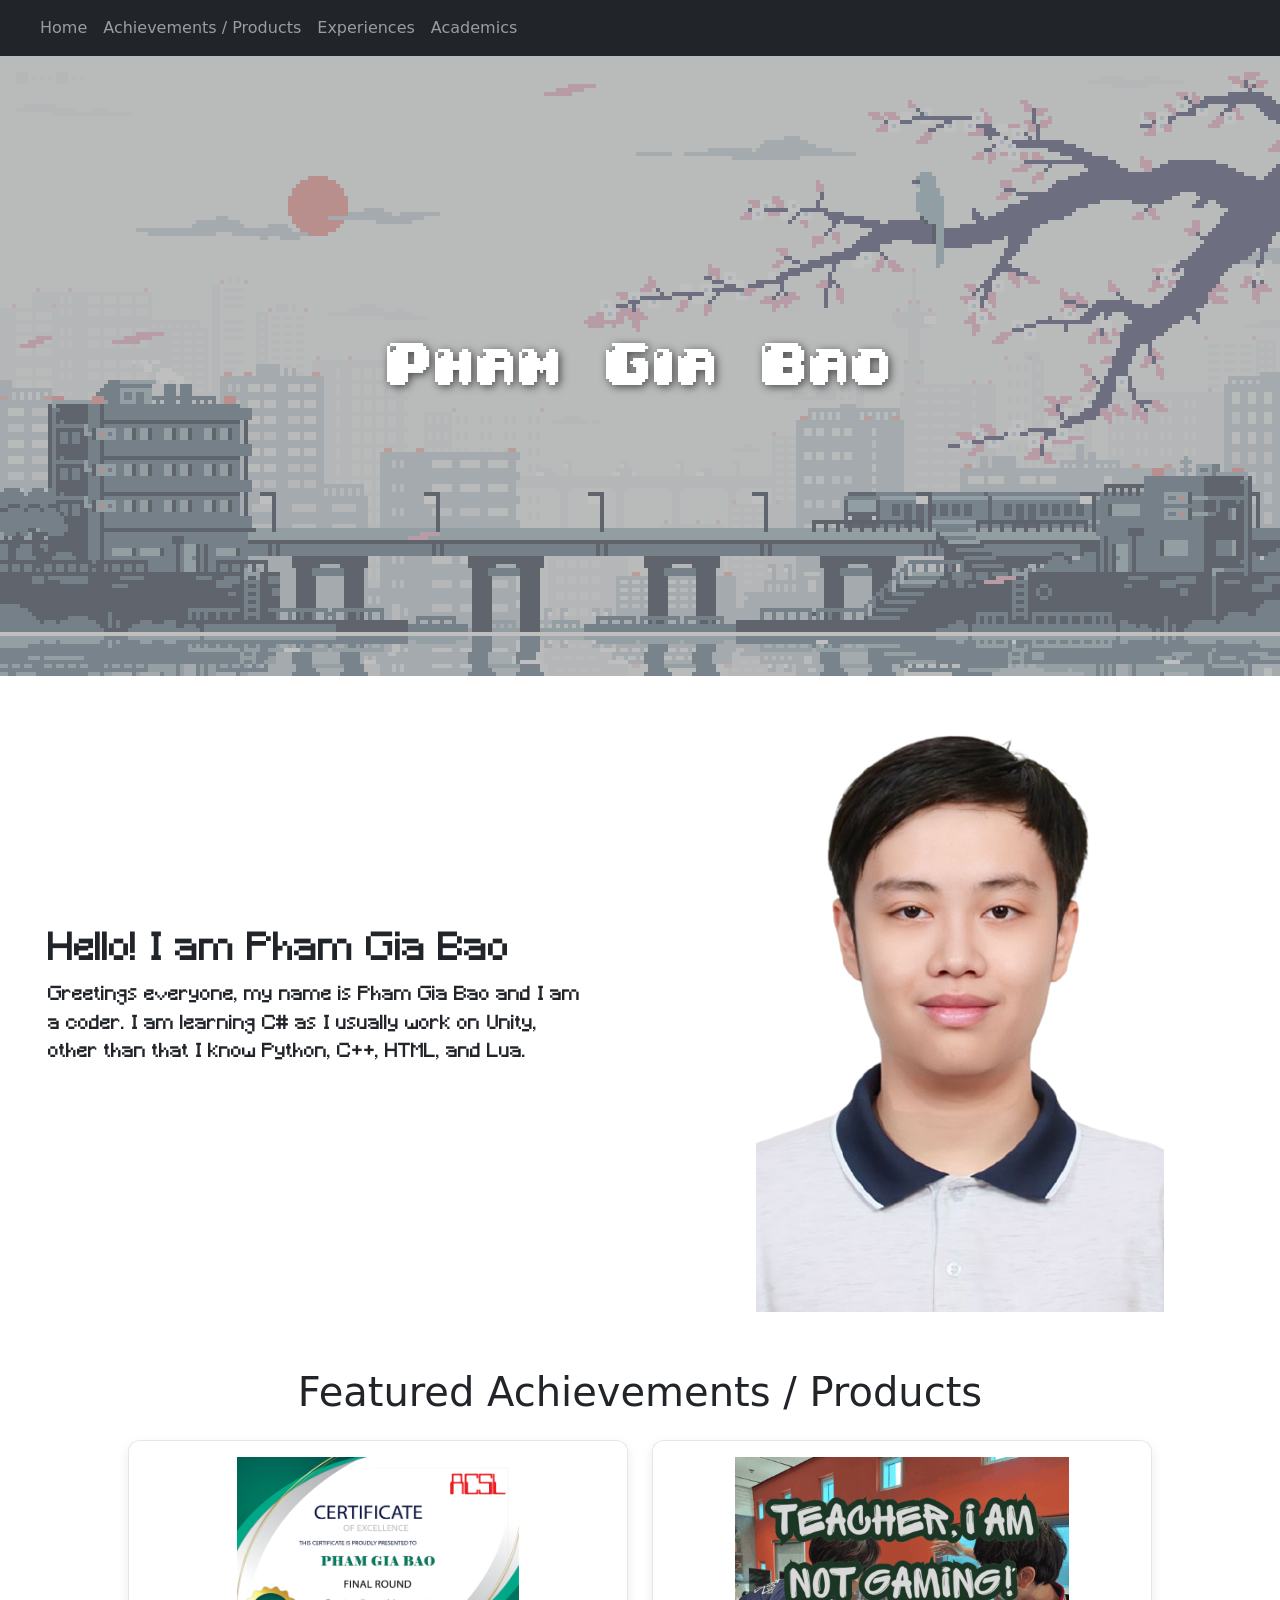
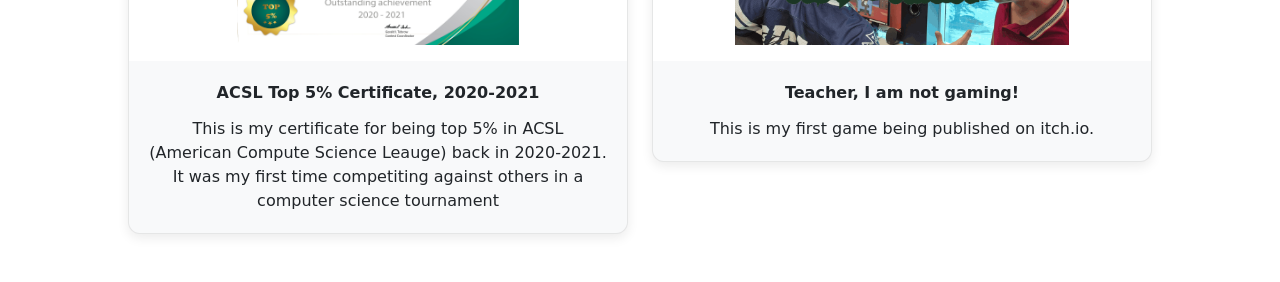
<file: index.html>
<!DOCTYPE html>
<html lang="en">
<head>
    <meta charset="UTF-8">
    <meta name="viewport" content="width=device-width, initial-scale=1.0">
    <title>Home</title>
    <link href="https://cdn.jsdelivr.net/npm/bootstrap@5.0.2/dist/css/bootstrap.min.css" rel="stylesheet" integrity="sha384-EVSTQN3/azprG1Anm3QDgpJLIm9Nao0Yz1ztcQTwFspd3yD65VohhpuuCOmLASjC" crossorigin="anonymous">
    <link rel="stylesheet" href="home.css" >
</head>
<body>
  <nav class="navbar navbar-expand-lg navbar-dark bg-dark">
    <div class="container-fluid">
      <button class="navbar-toggler" type="button" data-bs-toggle="collapse" data-bs-target="#mainNav" aria-controls="mainNav" aria-expanded="false" aria-label="Toggle navigation">
        <span class="navbar-toggler-icon"></span>
      </button>

      <div class="collapse navbar-collapse" id="mainNav">
        <ul class="navbar-nav me-auto">
          <li class="nav-item active">
            <a class="nav-link" href="index.html">Home</a>
          </li>
          <li class="nav-item">
            <a class="nav-link" href="achievements.html">Achievements / Products</a>
          </li>
          <li class="nav-item">
              <a class="nav-link" href="experiences.html">Experiences</a>
          </li>
          <li class="nav-item">
                    <a class="nav-link" href="Academics.html">Academics</a>
                  </li>
        </ul>
      </div>
    </div>
  </nav>
    
      <div class="container">
        <img src="Assets/Home/JapanBackground.gif" alt="JP">
        <div class="centered">Pham Gia Bao</div>
    </div>
    
    <br>
    <div class="row align-items-center">
        <div id="Description-Who" class="col-md-6">
            <h1>Hello! I am Pham Gia Bao</h1>
            <p>Greetings everyone, my name is Pham Gia Bao and I am a coder. I am learning C# as I usually work on Unity, other than that I know Python, C++, HTML, and Lua.</p>
        </div>
        <div class="col-md-6 text-center">
            <img src="Assets/Home/DescriptName.png" class="img-fluid" alt="Pham Gia Bao">
        </div>
    </div>
    <br>
    
    <div id="Achievement">
      <h1>Featured Achievements / Products</h1>
      <div id="AchievementBlocks"></div>
    </div>
  <script src="home.js"></script>
  <script src="https://cdn.jsdelivr.net/npm/bootstrap@5.0.2/dist/js/bootstrap.bundle.min.js"></script>

</body>
</html>
</file>
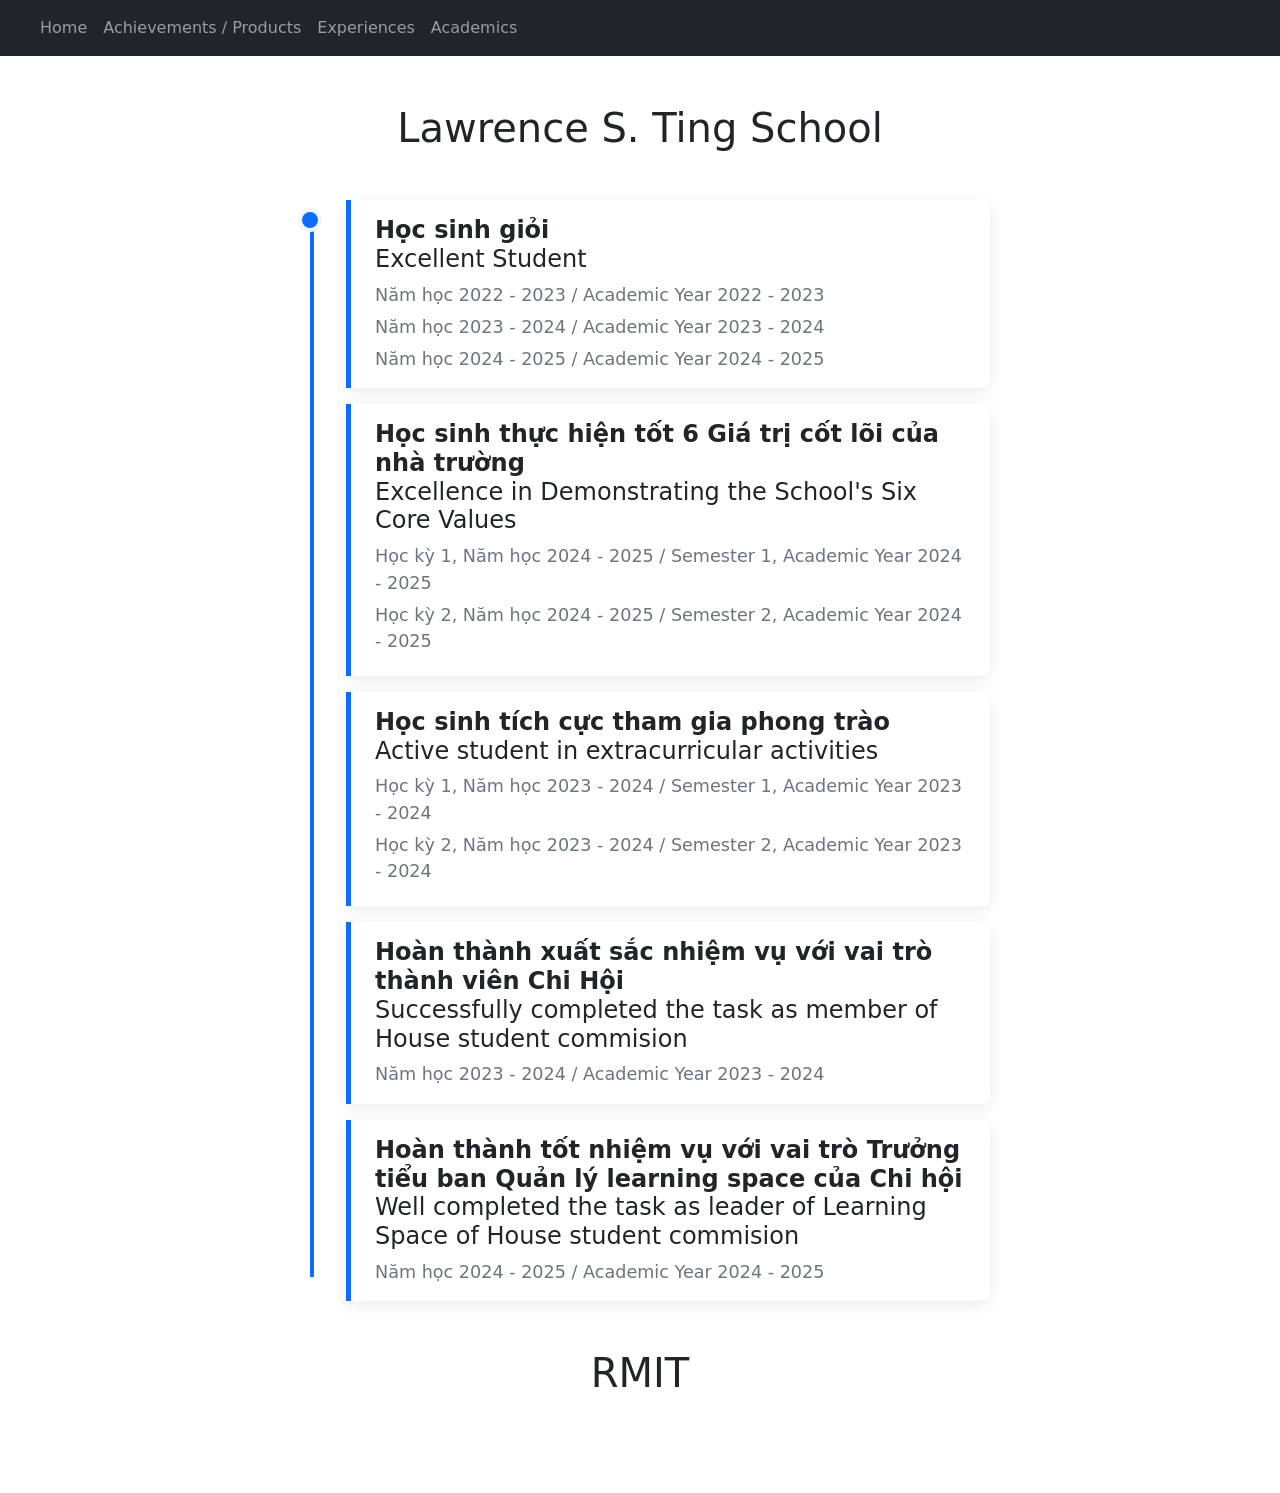
<file: Academics.html>
<!DOCTYPE html>
<html lang="en">
<head>
    <meta charset="UTF-8">
    <meta name="viewport" content="width=device-width, initial-scale=1.0">
    <title>Academics</title>

    <link
        href="https://cdn.jsdelivr.net/npm/bootstrap@5.0.2/dist/css/bootstrap.min.css"
        rel="stylesheet"
    >
    <link rel="stylesheet" href="Academics.css">
</head>
<body>
    <nav class="navbar navbar-expand-lg navbar-dark bg-dark">
    <div class="container-fluid">
      <button class="navbar-toggler" type="button" data-bs-toggle="collapse" data-bs-target="#mainNav" aria-controls="mainNav" aria-expanded="false" aria-label="Toggle navigation">
        <span class="navbar-toggler-icon"></span>
      </button>

      <div class="collapse navbar-collapse" id="mainNav">
        <ul class="navbar-nav me-auto">
          <li class="nav-item"><a class="nav-link" href="index.html">Home</a></li>
          <li class="nav-item"><a class="nav-link" href="achievements.html">Achievements / Products</a></li>
          <li class="nav-item"><a class="nav-link" href="experiences.html">Experiences</a></li>
          <li class="nav-item active">
                    <a class="nav-link" href="Academics.html">Academics
                    </a>
                  </li>
        </ul>
      </div>
    </div>
  </nav>

    <main class="container py-5">
        <section class="timeline">
            <h1 class="text-center mb-5">Lawrence S. Ting School</h1>
            <article class="timeline-group">
                <div class="timeline-marker"></div>

                <div class="timeline-content">
                    <h2>Học sinh giỏi</h2>
                    <h4>Excellent Student</h4>
                    <p>Năm học 2022 - 2023 / Academic Year 2022 - 2023</p>
                    <p>Năm học 2023 - 2024 / Academic Year 2023 - 2024</p>
                    <p>Năm học 2024 - 2025 / Academic Year 2024 - 2025</p>
                </div>

                <div class="timeline-content">
                    <h2>Học sinh thực hiện tốt 6 Giá trị cốt lõi của nhà trường</h2>
                    <h4>Excellence in Demonstrating the School's Six Core Values</h4>
                    <p>Học kỳ 1, Năm học 2024 - 2025 / Semester 1, Academic Year 2024 - 2025</p>
                    <p>Học kỳ 2, Năm học 2024 - 2025 / Semester 2, Academic Year 2024 - 2025</p>
                    <p></p>
                </div>
                
                <div class="timeline-content">
                    <h2>Học sinh tích cực tham gia phong trào</h2>
                    <h4>Active student in extracurricular activities</h4>
                    <p>Học kỳ 1, Năm học 2023 - 2024 / Semester 1, Academic Year 2023 - 2024</p>
                    <p>Học kỳ 2, Năm học 2023 - 2024 / Semester 2, Academic Year 2023 - 2024</p>
                    <p></p>
                </div>
                
                <div class="timeline-content">
                    <h2>Hoàn thành xuất sắc nhiệm vụ với vai trò thành viên Chi Hội</h2>
                    <h4>Successfully completed the task as member of House student commision</h4>
                    <p>Năm học 2023 - 2024 / Academic Year 2023 - 2024</p>
                </div>

                <div class="timeline-content">
                    <h2>Hoàn thành tốt nhiệm vụ với vai trò Trưởng tiểu ban Quản lý learning space của Chi hội</h2>
                    <h4>Well completed the task as leader of Learning Space of House student commision</h4>
                    <p>Năm học 2024 - 2025 / Academic Year 2024 - 2025</p>
                </div>
            </article>
        
            <h1 class="text-center mb-5">RMIT</h1>

        </section>
    </main>

    <script src="https://cdn.jsdelivr.net/npm/bootstrap@5.0.2/dist/js/bootstrap.bundle.min.js"></script>
</body>
</html>
</file>
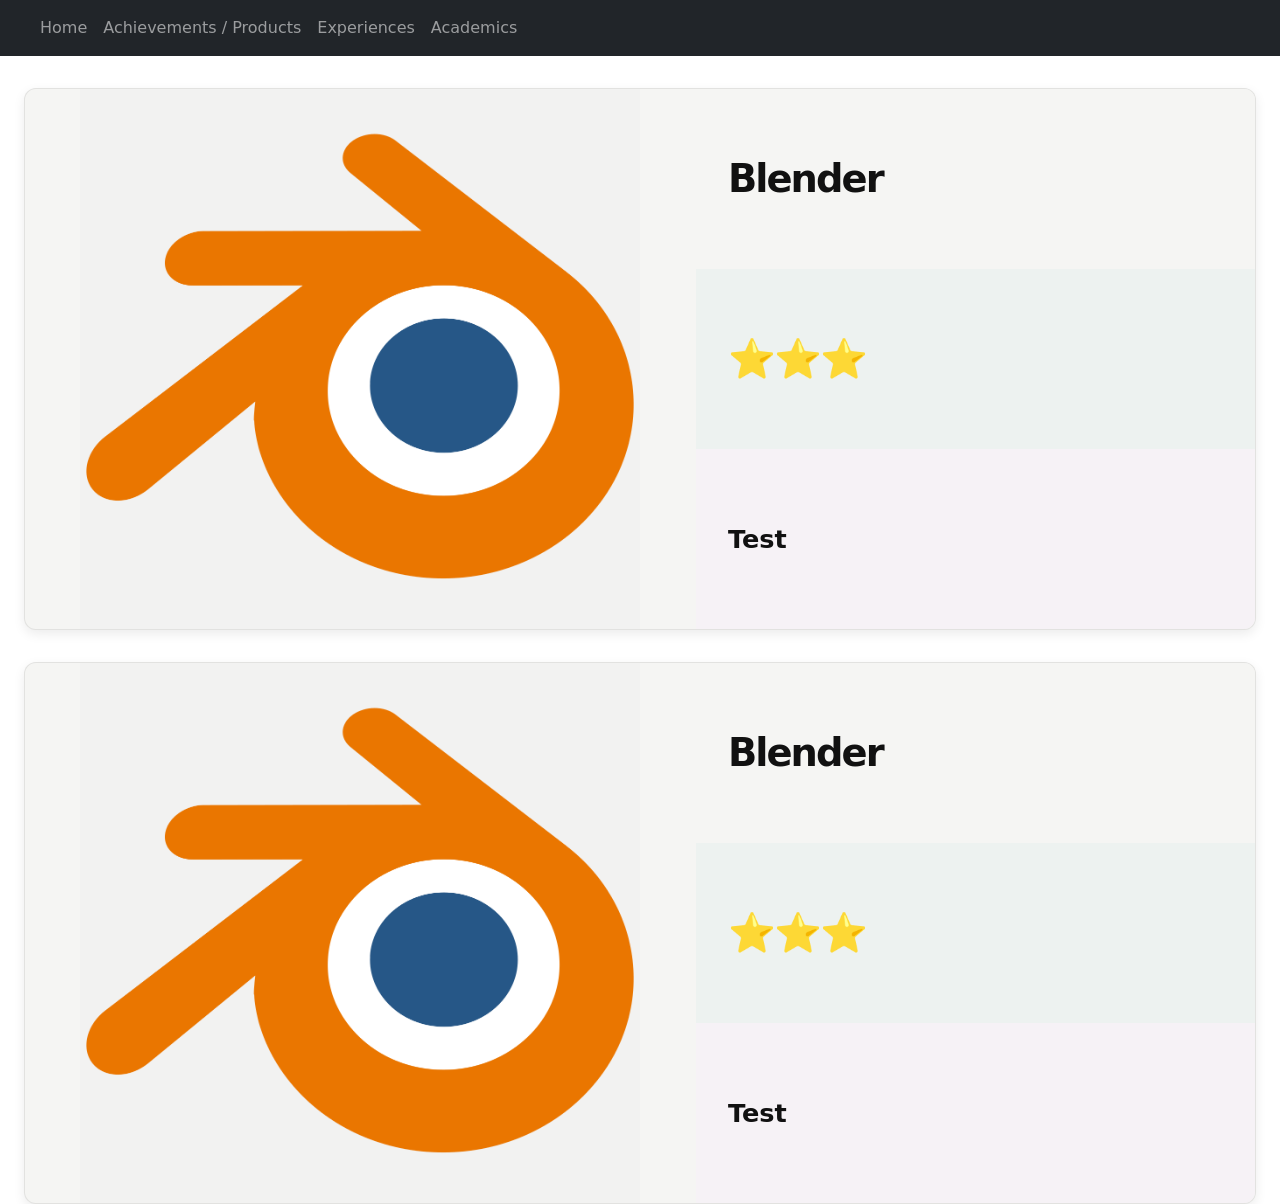
<file: experiences.html>
<!DOCTYPE html>
<html lang="en">
<head>
  <meta charset="UTF-8" />
  <meta name="viewport" content="width=device-width, initial-scale=1.0" />
  <title>Experiences</title>
  <link rel="stylesheet" href="experiences.css" />
  <link href="https://cdn.jsdelivr.net/npm/bootstrap@5.0.2/dist/css/bootstrap.min.css" rel="stylesheet" integrity="sha384-EVSTQN3/azprG1Anm3QDgpJLIm9Nao0Yz1ztcQTwFspd3yD65VohhpuuCOmLASjC" crossorigin="anonymous">
</head>
<body>
  <nav class="navbar navbar-expand-lg navbar-dark bg-dark">
    <div class="container-fluid">
      <button class="navbar-toggler" type="button" data-bs-toggle="collapse" data-bs-target="#mainNav" aria-controls="mainNav" aria-expanded="false" aria-label="Toggle navigation">
        <span class="navbar-toggler-icon"></span>
      </button>

      <div class="collapse navbar-collapse" id="mainNav">
        <ul class="navbar-nav me-auto">
          <li class="nav-item"><a class="nav-link" href="index.html">Home</a></li>
          <li class="nav-item"><a class="nav-link" href="achievements.html">Achievements / Products</a></li>
          <li class="nav-item active"><a class="nav-link" href="experiences.html">Experiences</a></li>
          <li class="nav-item">
                    <a class="nav-link" href="Academics.html">Academics</a>
                  </li>
        </ul>
      </div>
    </div>
  </nav>

    <div class="experience-panel">
        <div class="experience-photo">
            <img src="Assets/Experiences/Blender.png" alt="Profile photo" />
        </div>

        <div class="experience-list">
            <div class="experience-item top-item">
            <h2>Blender</h2>
            </div>

            <div class="experience-item mid-item">
            <h2>⭐⭐⭐</h2>
            </div>

            <div class="experience-item bottom-item">
                <p>Test</p>
            </div>
        </div>
    </div>
    <div class="experience-panel">
        <div class="experience-photo">
            <img src="Assets/Experiences/Blender.png" alt="Profile photo" />
        </div>

        <div class="experience-list">
            <div class="experience-item top-item">
            <h2>Blender</h2>
            </div>

            <div class="experience-item mid-item">
            <h2>⭐⭐⭐</h2>
            </div>

            <div class="experience-item bottom-item">
                <p>Test</p>
            </div>
        </div>
    </div>
</body>
</html>
</file>
<file: home.css>
.container,
.row {
  --bs-gutter-x: 0;
  --bs-gutter-y: 0;
  margin-left: 0;
  margin-right: 0;
  padding-left: 0;
  padding-right: 0;
}

*{
    margin: 0;
    padding: 0;
    box-sizing:border-box;
}

.navbar div{
    margin-left: 10px;
}

.container {
    color: black;
    width: 100%;
    height: 100%;
    background-color: gray;
    max-width: 100%; 
    padding: 0;
    margin: 0;
    font-size: 30px;
    position: relative;
  }

.container img{
  display: block;
  width: 100%;
  height: auto;
  object-fit: cover;
  opacity: 0.5;
}

.centered {
    position: absolute;
    top: 50%;
    left: 50%;
    transform: translate(-50%, -50%);
    width: 100%;
    text-align: center;
    font-family: DeepImpactPixel;
    font-size: clamp(2rem, 4vw, 5rem);
    color: #fff;
    text-shadow: 2px 2px 8px rgba(0, 0, 0, 0.6);
  }

#Description-Who {
  font-family: Minecraft;
  display: flex;
  flex-direction: column;
  justify-content: center;
  padding: 2rem 3rem;
}

#Description-Who h1 {
  font-size: clamp(1.8rem, 3vw, 3rem);
}

#Description-Who p {
  font-size: clamp(0.95rem, 1.5vw, 1.25rem);
}

#Descript-Name img {
    max-width: 100%;
    height: auto;
    display: block;
    margin: 0 auto;
}

#Achievement {
  padding: 2rem 1rem 3rem;
}

#Achievement h1 {
    text-align: center;
    margin-bottom: 1.5rem;
  }

#AchievementBlocks {
  display: flex;
  flex-wrap: wrap;
  justify-content: center;
  gap: 1.5rem;
  width: min(1100px, 90vw);
  margin: 0 auto;
}

.AcBlock {
  flex: 1 1 300px;
  max-width: 500px;
  text-align: center;
  overflow: hidden;
  display: flex;
  flex-direction: column;
  background: #f8f9fa;
  border: 1px solid rgba(0, 0, 0, 0.08);
  border-radius: 12px;
  box-shadow: 0 4px 12px rgba(0, 0, 0, 0.08);
}

.AcBlock .card-body {
  display: flex;
  flex-direction: column;
  gap: 0.75rem;
  padding: 1.25rem;
}

.AcBlock img {
  width: 100%;
  height: 220px;
  object-fit: contain;
  display: block;
  background: #fff;
  padding: 1rem;
}

.AcBlock p {
  margin-bottom: 0;
}


/*Custom Font*/
@font-face {
    font-family: Minecraft;
    src: url(Assets/Fonts/minecraft/Minecraft.ttf);
}

@font-face {
    font-family: DeepImpactPixel;
    src: url(Assets/Fonts/04b_30/04B_30__.TTF);
}
</file>
<file: Academics.css>
* {
    margin: 0;
    padding: 0;
    box-sizing: border-box;
}

html,
body {
    min-height: 100%;
}

body {
    display: flex;
    flex-direction: column;
    color: #212529;
}

.navbar {
    flex-shrink: 0;
}

.navbar div{
    margin-left: 10px;
}

main {
    flex: 1;
}

.timeline {
    max-width: 700px;
    margin: 0 auto;
}

.timeline-group {
    position: relative;
    margin-bottom: 3rem;
    padding-left: 3.5rem;
}

.timeline-group::before {
    content: "";
    position: absolute;
    left: 1.25rem;
    top: 1.5rem;
    bottom: 1.5rem;
    width: 4px;
    background-color: #0d6efd;
}

.timeline-marker {
    position: absolute;
    z-index: 1;
    top: 0.5rem;
    left: 0.5rem;
    width: 1.5rem;
    height: 1.5rem;
    border-radius: 50%;
    background-color: #0d6efd;
    border: 4px solid #f4f6f9;
}

.timeline-content {
    position: relative;
    margin-bottom: 1rem;
    padding: 1rem 1.5rem;
    background-color: #fff;
    border-left: 5px solid #0d6efd;
    border-radius: 0 0.5rem 0.5rem 0;
    box-shadow: 0 0.25rem 1rem rgba(0, 0, 0, 0.08);
}

.timeline-content h2 {
    margin: 0;
    font-size: 1.5rem;
    font-weight: 700;
}

.timeline-content p {
    margin: 0.35rem 0 0;
    color: #6c757d;
    font-size: 1.1rem;
}

@media (max-width: 576px) {
    .timeline-group {
        padding-left: 2.75rem;
    }

    .timeline-content h2 {
        font-size: 1.2rem;
    }
}
</file>
<file: experiences.css>
* {
  margin: 0;
  padding: 0;
  box-sizing: border-box;
}

.navbar div {
  margin-left: 10px;
}

html, body {
  height: 100%;
}

.navbar {
  flex-shrink: 0;
}

body {
  background: #ebe9e5;
  font-family: Arial, Helvetica, sans-serif;
}

.experience-panel {
  width: min(1400px, calc(100vw - 48px));
  margin: 32px auto;
  display: grid;
  grid-template-columns: 1.2fr 1.0fr;
  background: #f5f5f3;
  overflow: hidden;
  box-shadow: none;
  border: 1px solid rgba(0, 0, 0, 0.08);
  border-radius: 12px;
  box-shadow: 0 4px 12px rgba(0, 0, 0, 0.08);
}

.experience-photo {
  min-height: 420px;
  max-width: 560px;
  width: 100%;
  display: flex;
  align-items: center;
  justify-content: center;
  background: #f2f2f1;
  overflow: hidden;
  margin: 0 auto;
}

.experience-photo img {
  max-width: 100%;
  max-height: 100%;
  object-fit: contain;
  display: block;
}

.experience-list {
  display: flex;
  flex-direction: column;
}

.experience-item {
  min-height: 180px;
  display: flex;
  align-items: center;
  padding: 0 32px;
  background: #f5f5f3;
  border-top: none;
}

.experience-item:nth-child(1) { background: #f5f5f3; }
.experience-item:nth-child(2) { background: #edf2f0; }
.experience-item:nth-child(3) { background: #f6f2f6; }

.experience-item:last-child {
  border-bottom: none;
}

.experience-item h2 {
  margin: 0;
  font-size: clamp(2.2rem, 3vw, 4.2rem);
  font-weight: 900;
  color: #111;
  line-height: 1.05;
  letter-spacing: -0.05em;
}

.experience-item p {
  margin: 0;
  font-size: clamp(0.9rem, 2vw, 1.6rem);
  font-weight: 600;
  color: #111;
  line-height: 1.5;
}

@media (max-width: 768px) {
  .experience-panel {
    width: min(92vw, 700px);
    grid-template-columns: 1fr;
  }

  .experience-photo {
    min-height: 260px;
    border-right: none;
    border-bottom: none;
  }

  .experience-item {
    min-height: 120px;
    padding: 0 20px;
  }
}
</file>
